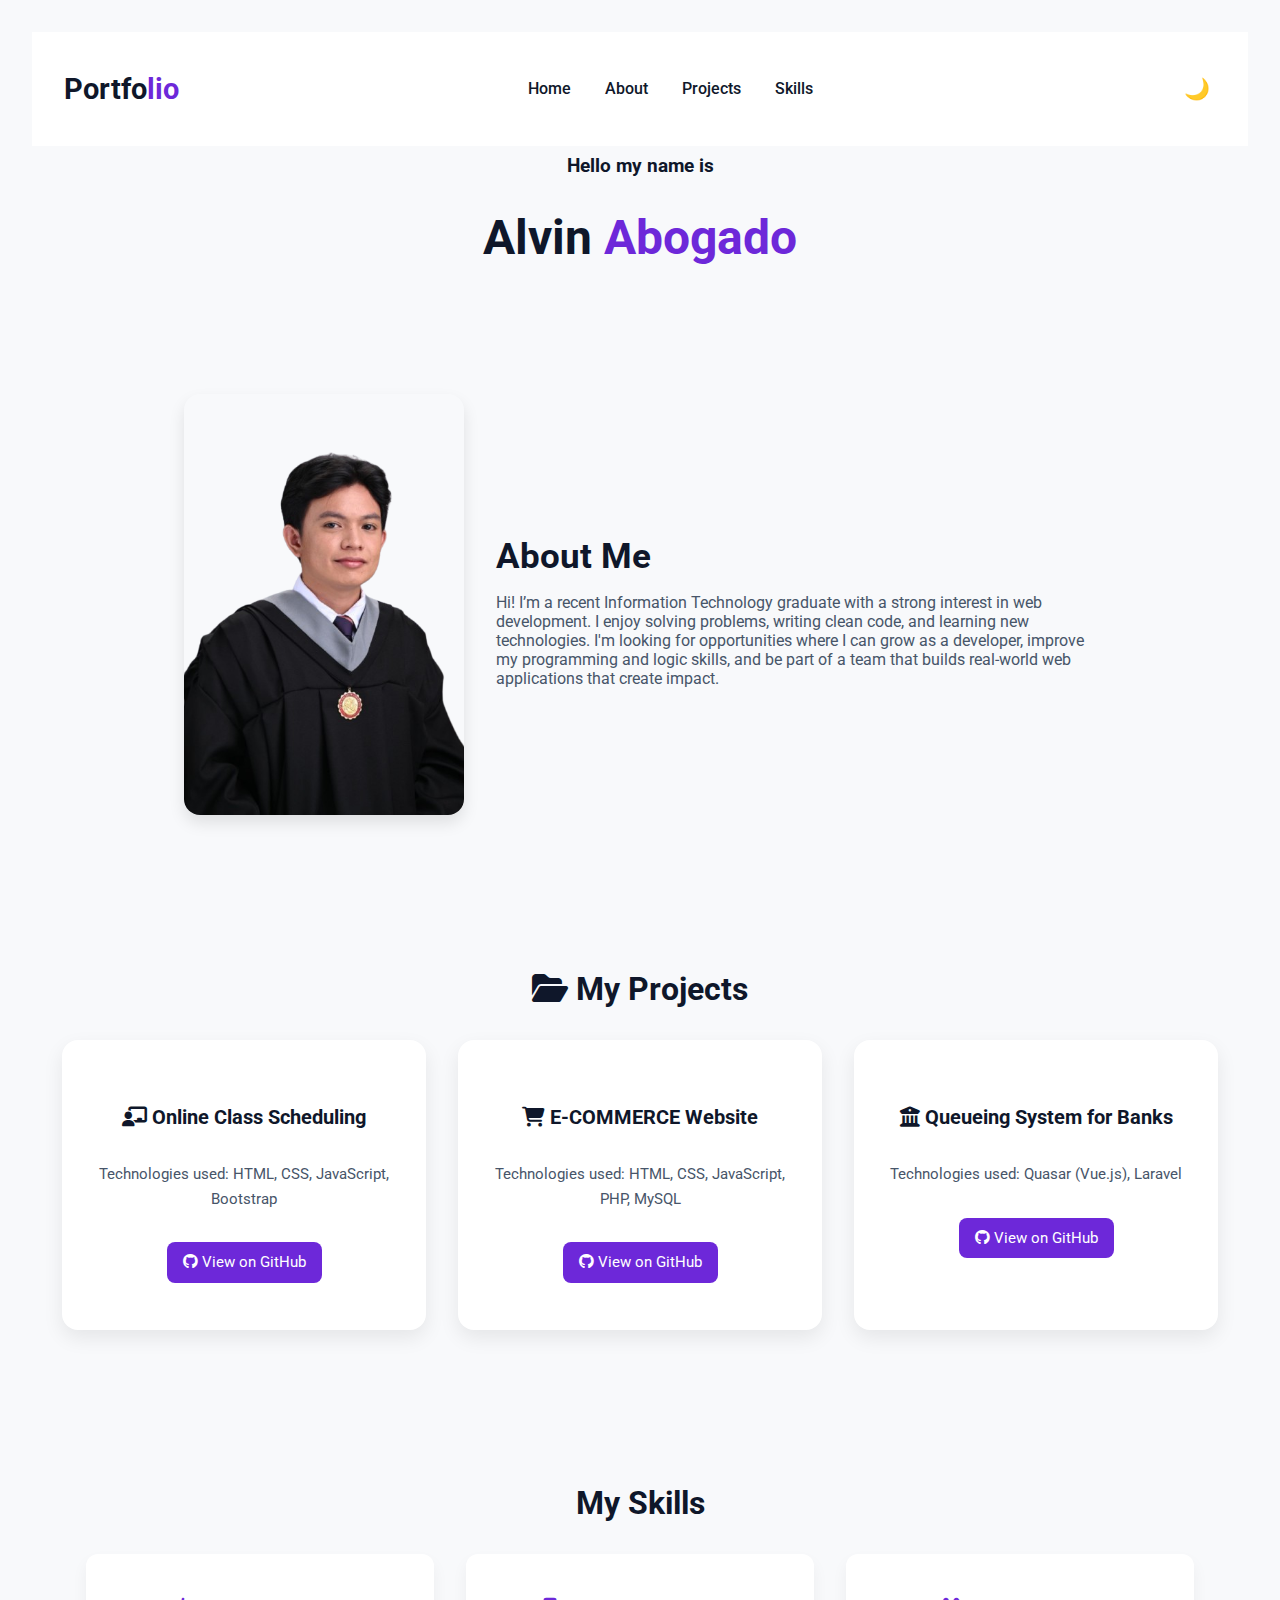
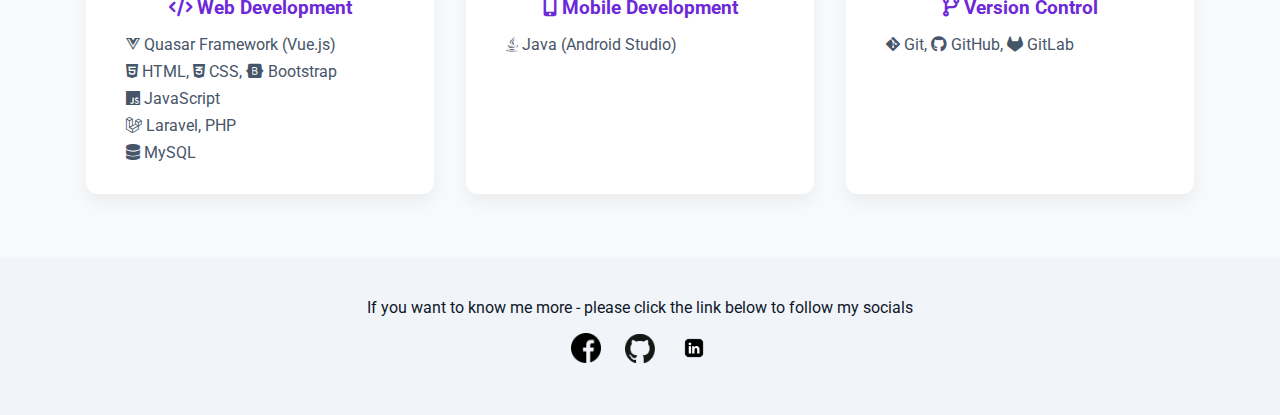
<file: index.html>
<!DOCTYPE html>
<html>
<head>
 
  <title>Portfolio</title>
  <link rel="stylesheet" href="https://cdnjs.cloudflare.com/ajax/libs/font-awesome/6.5.0/css/all.min.css">
  <link rel="preconnect" href="https://fonts.googleapis.com">
  <link rel="preconnect" href="https://fonts.gstatic.com" crossorigin>
  <link href="https://fonts.googleapis.com/css2?family=Roboto:wght@400;500;700&display=swap" rel="stylesheet">
  <link rel="stylesheet" href="portfolio.css">
</head>
<body>
  <div class="main-container">
      
        <nav>
          <h2 class="logo">Portfo<span>lio</span></h2>

          <ul>
              <li><a href="#home">Home</a></li>
              <li><a href="#about">About</a></li>
              <li><a href="#projects">Projects</a></li>
              <li><a href="#skills">Skills</a></li>
          </ul>

          <button id="theme-toggle" class="theme-toggle">🌙</button>
        </nav>

        <div class="content" id="home">
              <h4>Hello my name is</h4>
              <h1>Alvin <span>Abogado</span> </h1>
        </div>
  </div>

  <section class="about" id="about">
        <div class="main">
            <img src="gradpic.png" alt="cat">
            <div class="about-text">
                <h2>About Me</h2>
                
                <p>
                    Hi! I’m a recent Information Technology graduate with a strong interest in web development. I enjoy solving problems, writing clean code, and learning new technologies. I'm looking for opportunities where I can grow as a developer, improve my programming and logic skills, and be part of a team that builds real-world web applications that create impact.
                </p>
            </div>
        </div>

  </section>

  <!-- Projects Section -->
  <section class="projects" id="projects">
    <div class="title">
      <h2><i class="fas fa-folder-open"></i> My Projects</h2>
    </div>
    <div class="box">
      <div class="card">
        <h5><i class="fas fa-chalkboard-teacher"></i> Online Class Scheduling</h5>
        <div class="pra">
          <p>Technologies used: HTML, CSS, JavaScript, Bootstrap</p>
          <p style="text-align: center;">
            <a href="https://github.com/Nivla0021/class-scheduler" class="button" target="_blank"><i class="fab fa-github"></i> View on GitHub</a>
          </p>
        </div>
      </div>
      <div class="card">
        <h5><i class="fas fa-shopping-cart"></i> E-COMMERCE Website</h5>
        <div class="pra">
          <p>Technologies used: HTML, CSS, JavaScript, PHP, MySQL</p>
          <p style="text-align: center;">
            <a href="https://github.com/Nivla0021/e-commerce" class="button" target="_blank"><i class="fab fa-github"></i> View on GitHub</a>
          </p>
        </div>
      </div>
      <div class="card">
        <h5><i class="fas fa-university"></i> Queueing System for Banks</h5>
        <div class="pra">
          <p>Technologies used: Quasar (Vue.js), Laravel</p>
          <p style="text-align: center;">
            <a href="https://github.com/Nivla0021/queueing-system" class="button" target="_blank"><i class="fab fa-github"></i> View on GitHub</a>
          </p>
        </div>
      </div>
    </div>
  </section>


  <!-- Skills Section -->
  <section id="skills" class="skills">
    <div class="title">
      <h2>My Skills</h2>
    </div>
    <div class="skills-grid">
      <div class="skill-category">
        <h3><i class="fas fa-code"></i> Web Development</h3>
        <ul>
          <li><i class="fab fa-vuejs"></i> Quasar Framework (Vue.js)</li>
          <li><i class="fab fa-html5"></i> HTML, <i class="fab fa-css3-alt"></i> CSS, <i class="fab fa-bootstrap"></i> Bootstrap</li>
          <li><i class="fab fa-js"></i> JavaScript</li>
          <li><i class="fab fa-laravel"></i> Laravel, PHP</li>
          <li><i class="fas fa-database"></i> MySQL</li>
        </ul>
      </div>
      <div class="skill-category">
        <h3><i class="fas fa-mobile-alt"></i> Mobile Development</h3>
        <ul>
          <li><i class="fab fa-java"></i> Java (Android Studio)</li>
        </ul>
      </div>
      <div class="skill-category">
        <h3><i class="fas fa-code-branch"></i> Version Control</h3>
        <ul>
          <li><i class="fab fa-git-alt"></i> Git, <i class="fab fa-github"></i> GitHub, <i class="fab fa-gitlab"></i> GitLab</li>
        </ul>
      </div>
    </div>
  </section>


  <footer>
    <p>If you want to know me more  - please click the link below to 
      follow my socials
    </p>
    <div class="social">
      <a href="https://web.facebook.com/alvin.chavez.abogado" target="_blank"><img src="facebook.png" alt="fb" class="so"></a>
      <a href="https://github.com/Nivla0021" target="_blank"><img src="github.png" alt="isnta" class="so"></a>
      <a href="https://www.linkedin.com/in/alvin-abogado-688810290/" target="_blank"><img src="linkedin.png" alt="twi" class=" so"></a>
    </div>
  </footer>
  <script>
    const toggle = document.getElementById('theme-toggle');
    const body = document.body;

    // Load saved theme
    if (localStorage.getItem('theme') === 'dark') {
      body.classList.add('dark');
      toggle.textContent = '☀️';
    } else {
      toggle.textContent = '🌙';
    }

    // Reveal after setting theme
    document.body.style.visibility = 'visible';

    toggle.addEventListener('click', () => {
      body.classList.toggle('dark');
      const isDark = body.classList.contains('dark');
      toggle.textContent = isDark ? '☀️' : '🌙';
      localStorage.setItem('theme', isDark ? 'dark' : 'light');
    });
</script>
</body>
</html>
</file>
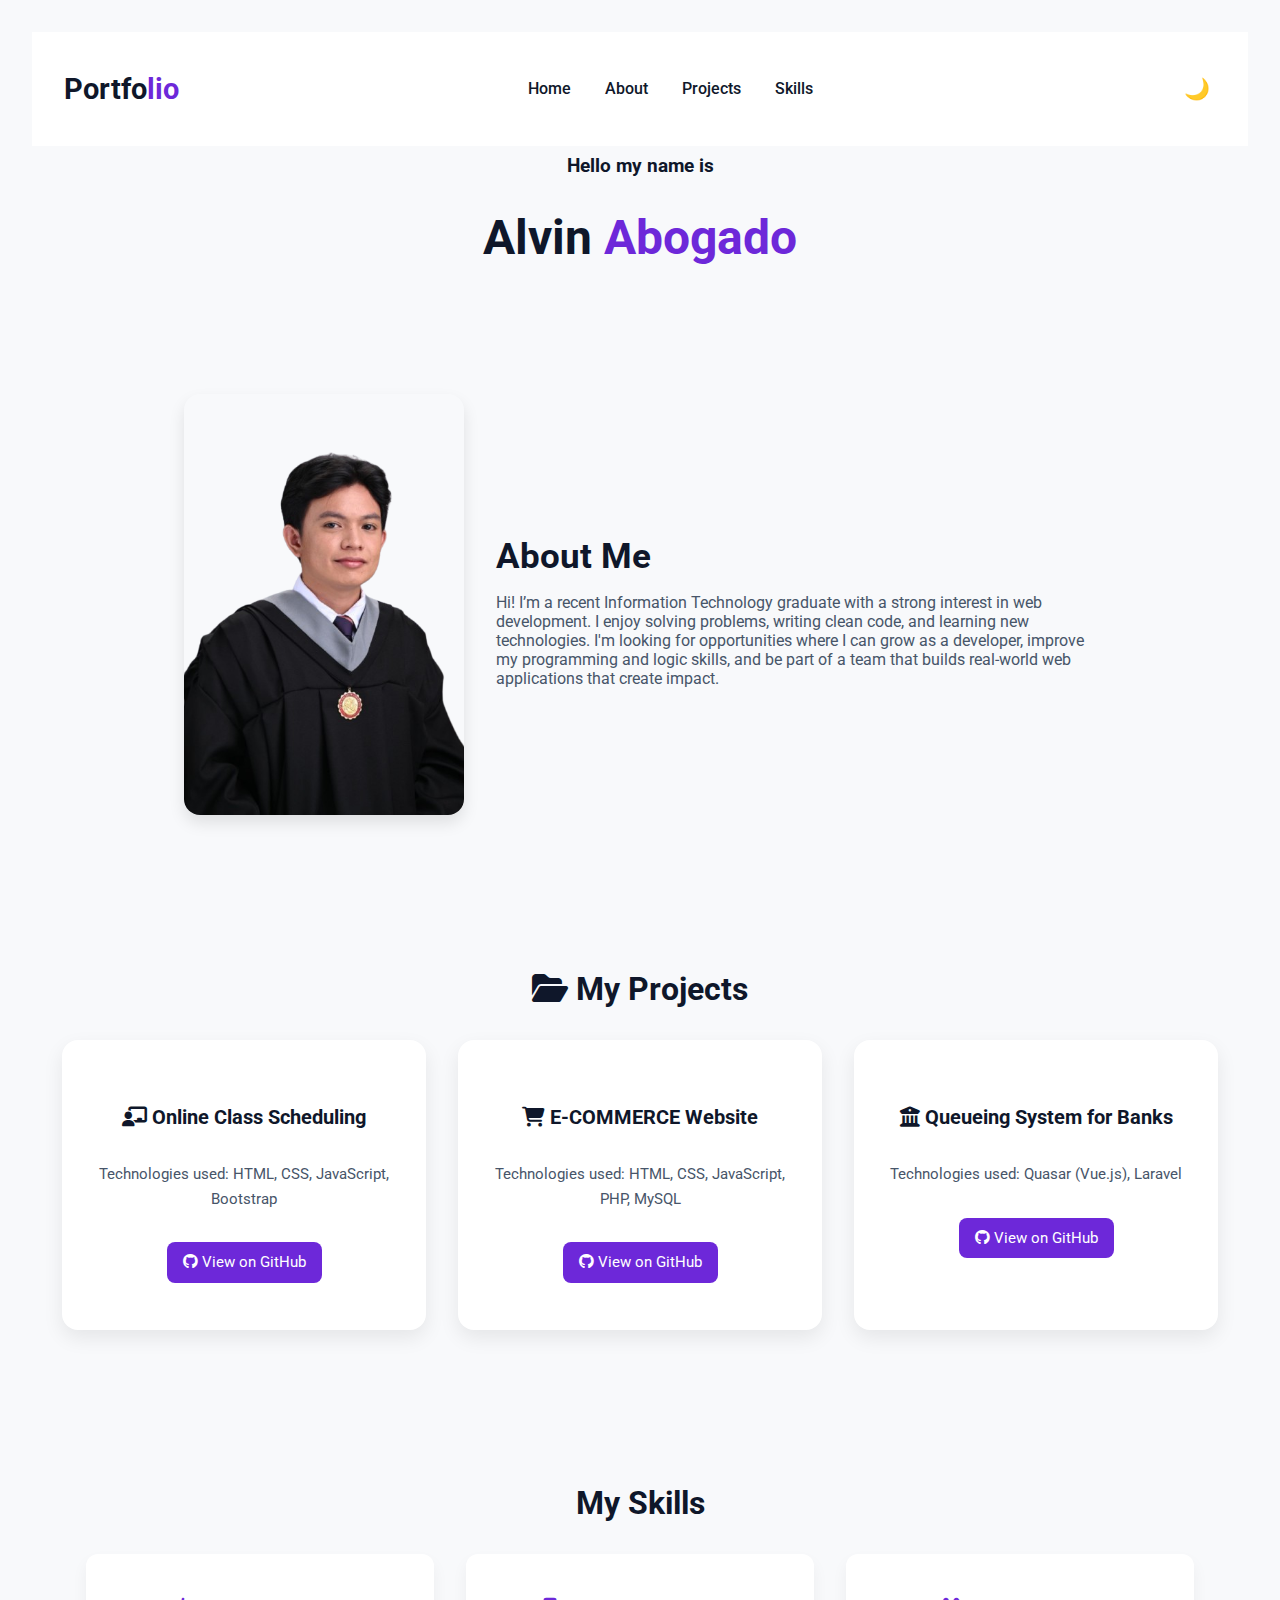
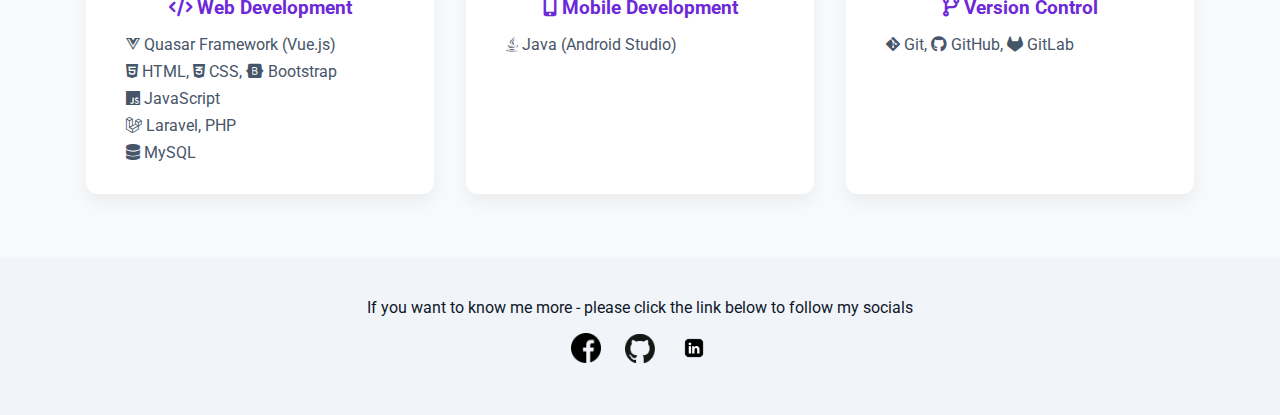
<file: myPortfolio.html>
<!DOCTYPE html>
<html>
<head>
 
  <title>Portfolio</title>
  <link rel="stylesheet" href="https://cdnjs.cloudflare.com/ajax/libs/font-awesome/6.5.0/css/all.min.css">
  <link rel="preconnect" href="https://fonts.googleapis.com">
  <link rel="preconnect" href="https://fonts.gstatic.com" crossorigin>
  <link href="https://fonts.googleapis.com/css2?family=Roboto:wght@400;500;700&display=swap" rel="stylesheet">
  <link rel="stylesheet" href="portfolio.css">
</head>
<body>
  <div class="main-container">
      
        <nav>
          <h2 class="logo">Portfo<span>lio</span></h2>

          <ul>
              <li><a href="#home">Home</a></li>
              <li><a href="#about">About</a></li>
              <li><a href="#projects">Projects</a></li>
              <li><a href="#skills">Skills</a></li>
          </ul>

          <button id="theme-toggle" class="theme-toggle">🌙</button>
        </nav>

        <div class="content" id="home">
              <h4>Hello my name is</h4>
              <h1>Alvin <span>Abogado</span> </h1>
        </div>
  </div>

  <section class="about" id="about">
        <div class="main">
            <img src="gradpic.png" alt="cat">
            <div class="about-text">
                <h2>About Me</h2>
                
                <p>
                    Hi! I’m a recent Information Technology graduate with a strong interest in web development. I enjoy solving problems, writing clean code, and learning new technologies. I'm looking for opportunities where I can grow as a developer, improve my programming and logic skills, and be part of a team that builds real-world web applications that create impact.
                </p>
            </div>
        </div>

  </section>

  <!-- Projects Section -->
  <section class="projects" id="projects">
    <div class="title">
      <h2><i class="fas fa-folder-open"></i> My Projects</h2>
    </div>
    <div class="box">
      <div class="card">
        <h5><i class="fas fa-chalkboard-teacher"></i> Online Class Scheduling</h5>
        <div class="pra">
          <p>Technologies used: HTML, CSS, JavaScript, Bootstrap</p>
          <p style="text-align: center;">
            <a href="https://github.com/Nivla0021/class-scheduler" class="button" target="_blank"><i class="fab fa-github"></i> View on GitHub</a>
          </p>
        </div>
      </div>
      <div class="card">
        <h5><i class="fas fa-shopping-cart"></i> E-COMMERCE Website</h5>
        <div class="pra">
          <p>Technologies used: HTML, CSS, JavaScript, PHP, MySQL</p>
          <p style="text-align: center;">
            <a href="https://github.com/Nivla0021/e-commerce" class="button" target="_blank"><i class="fab fa-github"></i> View on GitHub</a>
          </p>
        </div>
      </div>
      <div class="card">
        <h5><i class="fas fa-university"></i> Queueing System for Banks</h5>
        <div class="pra">
          <p>Technologies used: Quasar (Vue.js), Laravel</p>
          <p style="text-align: center;">
            <a href="https://github.com/Nivla0021/queueing-system" class="button" target="_blank"><i class="fab fa-github"></i> View on GitHub</a>
          </p>
        </div>
      </div>
    </div>
  </section>


  <!-- Skills Section -->
  <section id="skills" class="skills">
    <div class="title">
      <h2>My Skills</h2>
    </div>
    <div class="skills-grid">
      <div class="skill-category">
        <h3><i class="fas fa-code"></i> Web Development</h3>
        <ul>
          <li><i class="fab fa-vuejs"></i> Quasar Framework (Vue.js)</li>
          <li><i class="fab fa-html5"></i> HTML, <i class="fab fa-css3-alt"></i> CSS, <i class="fab fa-bootstrap"></i> Bootstrap</li>
          <li><i class="fab fa-js"></i> JavaScript</li>
          <li><i class="fab fa-laravel"></i> Laravel, PHP</li>
          <li><i class="fas fa-database"></i> MySQL</li>
        </ul>
      </div>
      <div class="skill-category">
        <h3><i class="fas fa-mobile-alt"></i> Mobile Development</h3>
        <ul>
          <li><i class="fab fa-java"></i> Java (Android Studio)</li>
        </ul>
      </div>
      <div class="skill-category">
        <h3><i class="fas fa-code-branch"></i> Version Control</h3>
        <ul>
          <li><i class="fab fa-git-alt"></i> Git, <i class="fab fa-github"></i> GitHub, <i class="fab fa-gitlab"></i> GitLab</li>
        </ul>
      </div>
    </div>
  </section>


  <footer>
    <p>If you want to know me more  - please click the link below to 
      follow my socials
    </p>
    <div class="social">
      <a href="https://web.facebook.com/alvin.chavez.abogado" target="_blank"><img src="facebook.png" alt="fb" class="so"></a>
      <a href="https://github.com/Nivla0021" target="_blank"><img src="github.png" alt="isnta" class="so"></a>
      <a href="https://www.linkedin.com/in/alvin-abogado-688810290/" target="_blank"><img src="linkedin.png" alt="twi" class=" so"></a>
    </div>
  </footer>
  <script>
    const toggle = document.getElementById('theme-toggle');
    const body = document.body;

    // Load saved theme
    if (localStorage.getItem('theme') === 'dark') {
      body.classList.add('dark');
      toggle.textContent = '☀️';
    } else {
      toggle.textContent = '🌙';
    }

    // Reveal after setting theme
    document.body.style.visibility = 'visible';

    toggle.addEventListener('click', () => {
      body.classList.toggle('dark');
      const isDark = body.classList.contains('dark');
      toggle.textContent = isDark ? '☀️' : '🌙';
      localStorage.setItem('theme', isDark ? 'dark' : 'light');
    });
</script>
</body>
</html>
</file>
<file: portfolio.css>
html {
  scroll-behavior: smooth;
}

/* Root variables for light theme */
:root {
  --bg: #f8f9fb;
  --text: #0f172a;
  --secondary: #475569;
  --accent: #6d28d9;
  --accent-hover: #5b21b6;
  --card-bg: #ffffff;
  --nav-bg: #ffffff;
  --footer-bg: #f1f5f9;
  --footer-text: #0f172a;
}

/* Dark mode overrides */
body.dark {
  --bg: #0f172a;
  --text: #f1f5f9;
  --secondary: #94a3b8;
  --accent: #c084fc;
  --accent-hover: #a855f7;
  --card-bg: #1e293b;
  --nav-bg: #1e293b;
  --footer-bg: #1e293b;
  --footer-text: #e2e8f0;
}

/* Smooth transitions for theme switching */
* {
  transition: background-color 0.4s ease, color 0.4s ease, border-color 0.4s ease;
}

/* Global styles */
body {
  margin: 0;
  font-family: 'Roboto', sans-serif;
  background: var(--bg);
  color: var(--text);
}

/* Utility resets */
a {
  text-decoration: none;
  color: inherit;
}

ul {
  list-style: none;
  padding: 0;
  margin: 0;
}

/* Navigation */
nav {
  display: flex;
  justify-content: space-between;
  align-items: center;
  background-color: var(--nav-bg);
  padding: 1rem 2rem;
  flex-wrap: wrap;
}

.logo {
  color: var(--text);
  font-size: 1.8rem;
  font-weight: 700;
  white-space: nowrap;
}

.logo span {
  color: var(--accent);
}

/* Navigation menu */
nav ul li {
  display: inline-block;
  margin: 0 15px;
  position: relative;
}

nav ul li a {
  text-decoration: none;
  color: inherit; /* uses current text color */
  font-weight: 500;
  transition: color 0.3s ease;
  position: relative;
}

/* Hover underline animation */
nav ul li a::after {
  content: "";
  position: absolute;
  width: 0;
  height: 2px;
  background-color: var(--accent, #00bcd4);
  left: 0;
  bottom: -5px;
  transition: width 0.3s ease;
}

nav ul li a:hover::after {
  width: 100%;
}

nav ul li a:hover {
  color: var(--accent, #00bcd4);
}



/* Theme toggle */
.theme-toggle {
  background: transparent;
  border: none;
  font-size: 1.3rem;
  cursor: pointer;
  color: var(--footer-text);
  margin-left: 1rem;
}

/* Hero */
.main-container {
  padding: 2rem;
  background: var(--bg);
  text-align: center;
}

.content h4 {
  font-size: 1.2rem;
  margin: 0.5rem 0;
}

.content h1 {
  font-size: 3rem;
  font-weight: 700;
}

.content h1 span {
  color: var(--accent);
}

.content h3 {
  font-weight: 400;
  color: var(--secondary);
}

/* Newsletter form */
.newslatter input[type="email"] {
  padding: 0.75rem;
  margin-right: 0.5rem;
  border: 1px solid #ccc;
  border-radius: 8px;
  width: 250px;
  max-width: 90%;
}

.newslatter input[type="submit"] {
  background-color: var(--accent);
  border: none;
  color: #fff;
  padding: 0.75rem 1rem;
  border-radius: 8px;
  cursor: pointer;
}

.newslatter input[type="submit"]:hover {
  background-color: var(--accent-hover);
}

/* About Section */
.about {
  padding: 4rem 2rem;
  background: var(--bg);
}

.about .main {
  display: flex;
  flex-wrap: wrap;
  gap: 2rem;
  align-items: center;
  justify-content: center;
}

.about img {
  width: 280px;
  border-radius: 16px;
  object-fit: cover;
  box-shadow: 0 8px 16px rgba(0,0,0,0.1);
}

.about-text {
  max-width: 600px;
}

.about-text h2 {
  font-size: 2.2rem;
  margin-bottom: 0.5rem;
}

.about-text h5 {
  font-size: 1rem;
  color: var(--accent);
}

.about-text p {
  margin: 1rem 0;
  color: var(--secondary);
}

.about-text button {
  background-color: var(--accent);
  color: white;
  border: none;
  padding: 0.75rem 1.25rem;
  border-radius: 8px;
  cursor: pointer;
}

.about-text button:hover {
  background-color: var(--accent-hover);
}

/* Skills Section */
.skills {
  padding: 4rem 2rem;
  background: var(--bg);
  color: var(--text);
  text-align: center;
}

.skills-grid {
  display: flex;
  flex-wrap: wrap;
  justify-content: center;
  gap: 2rem;
}

.skill-category {
  background: var(--card-bg);
  padding: 1.5rem;
  border-radius: 12px;
  width: 300px;
  box-shadow: 0 8px 16px rgba(0,0,0,0.05);
}

.skill-category h3 {
  color: var(--accent);
  margin-bottom: 1rem;
}

.skill-category ul {
  text-align: left;
  padding-left: 1rem;
}

.skill-category ul li {
  margin-bottom: 0.5rem;
  color: var(--secondary);
}

/* Projects Section */
.projects {
  padding: 4rem 2rem;
  background: var(--bg);
  text-align: center;
}

.projects .title h2 {
  font-size: 2rem;
  margin-bottom: 2rem;
}

.title h2 {
  font-size: 2rem;
  margin-bottom: 2rem;
}

.box {
  display: flex;
  flex-wrap: wrap;
  justify-content: center;
  gap: 2rem;
}

.card {
  background-color: var(--card-bg);
  width: 300px;
  padding: 2rem;
  border-radius: 16px;
  box-shadow: 0 8px 20px rgba(0,0,0,0.08);
  transition: transform 0.3s ease;
}

.card:hover {
  transform: translateY(-10px);
}

.card img {
  width: 50px;
  margin-bottom: 1rem;
}

.card h5 {
  font-size: 1.25rem;
  color: var(--text);
}

.card .pra p {
  font-size: 0.95rem;
  color: var(--secondary);
  line-height: 1.6;
}

.button {
  display: inline-block;
  margin-top: 1rem;
  padding: 0.5rem 1rem;
  background-color: var(--accent);
  color: white;
  border-radius: 8px;
}

.button:hover {
  background-color: var(--accent-hover);
}

/* Contact Me */
.contact-me {
  background: var(--nav-bg);
  color: var(--footer-text);
  padding: 3rem 2rem;
  text-align: center;
}

.contact-me p {
  font-size: 1.3rem;
  margin-bottom: 1rem;
}

.button-two {
  padding: 0.75rem 1.25rem;
  background-color: var(--accent);
  border: none;
  border-radius: 8px;
  color: #fff;
  font-weight: 500;
}

.button-two:hover {
  background-color: var(--accent-hover);
}

/* Footer */
footer {
  background-color: var(--footer-bg);
  color: var(--footer-text);
  padding: 2rem 1rem;
  text-align: center;
}

footer p {
  margin: 0.5rem 0;
}

footer .social {
  margin: 1rem 0;
}

footer .social a img {
  width: 30px;
  margin: 0 10px;
  transition: transform 0.3s;
}

footer .social a img:hover {
  transform: scale(1.2);
}

.end {
  font-size: 0.85rem;
  margin-top: 1rem;
}

/* Responsive Styles */
@media screen and (max-width: 768px) {
  nav ul {
    flex-direction: column;
    gap: 1rem;
    align-items: flex-start;
  }

  .about .main {
    flex-direction: column;
  }

  .box {
    flex-direction: column;
    align-items: center;
  }

  .content h1 {
    font-size: 2.2rem;
  }

  /* Icon Animations */
  @keyframes bounce {
    0%, 100% {
      transform: translateY(0);
    }
    50% {
      transform: translateY(-4px);
    }
  }

  /* Skill & Project Icons */
  .skill-category h3 i,
  .projects .title i,
  .projects .card h5 i {
    color: var(--accent);
    margin-right: 8px;
    transition: transform 0.3s ease, color 0.3s ease;
  }

  .skill-category ul li i,
  .projects .card a i {
    margin-right: 6px;
    transition: transform 0.3s ease, color 0.3s ease;
  }

  /* Hover Effects */
  .skill-category h3:hover i,
  .projects .title:hover i,
  .projects .card h5:hover i,
  .projects .card a:hover i {
    color: #e91e63; /* Change this to match your accent or brand color */
    animation: bounce 0.4s ease;
    transform: scale(1.2);
  }

  /* Optional: Button hover effect with icon bounce */
  .projects .card a.button:hover {
    background-color: var(--accent);
    color: #fff;
    transform: scale(1.05);
    transition: all 0.3s ease;
  }

  .projects .card a.button:hover i {
    animation: bounce 0.4s ease;
    transform: scale(1.2);
  }

}
</file>
